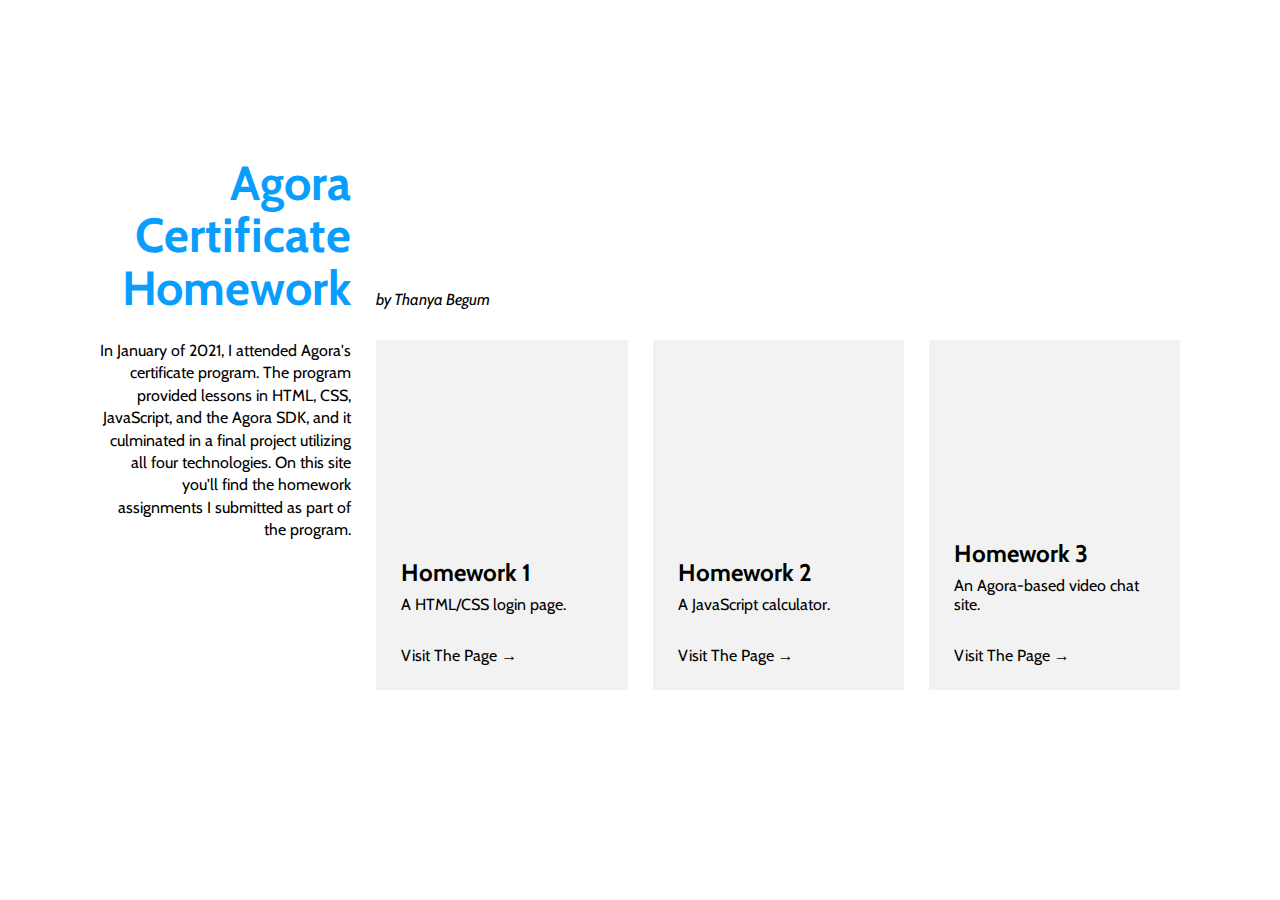
<file: index.html>
<!DOCTYPE html>
<html>
    <head>
        <title>Agora Certificate Homework</title>
        <link rel="stylesheet" href="styles/index.css" />
        <meta 
            content="width=device-width, initial-scale=1" 
            name="viewport" 
        />
    </head>
    <body>
        <div id="wrapper">
            <h1>Agora<br />Certificate<br />Homework</h1>
            <p id="byline">
                <em>
                    <a href="https://github.com/thanyabegum">
                        by Thanya Begum
                    </a>
                </em>
            </p>
            <p id="about">
               In January of 2021, I attended 
               <a href="https://www.agora.io/en/">Agora's</a> 
               certificate program. The program provided lessons 
               in HTML, CSS, JavaScript, and the Agora SDK, and it 
               culminated in a final project utilizing all four
               technologies. On this site you'll find the homework 
               assignments I submitted as part of the program.
            </p>
            <div class="hw">
                <h2>Homework 1</h2>
                <p>A HTML/CSS login page.</p>
                <a href="pages/hw1.html">
                    Visit The Page →
                </a>
            </div>
            <div class="hw">
                <h2>Homework 2</h2>
                <p>A JavaScript calculator.</p>
                <a href="pages/hw2.html">
                    Visit The Page →
                </a>
            </div>
            <div class="hw">
                <h2>Homework 3</h2>
                <p>An Agora-based video chat site.</p>
                <a href="pages/hw3.html">
                    Visit The Page →
                </a>
            </div>
        </div>
    </body>
</html>
</file>
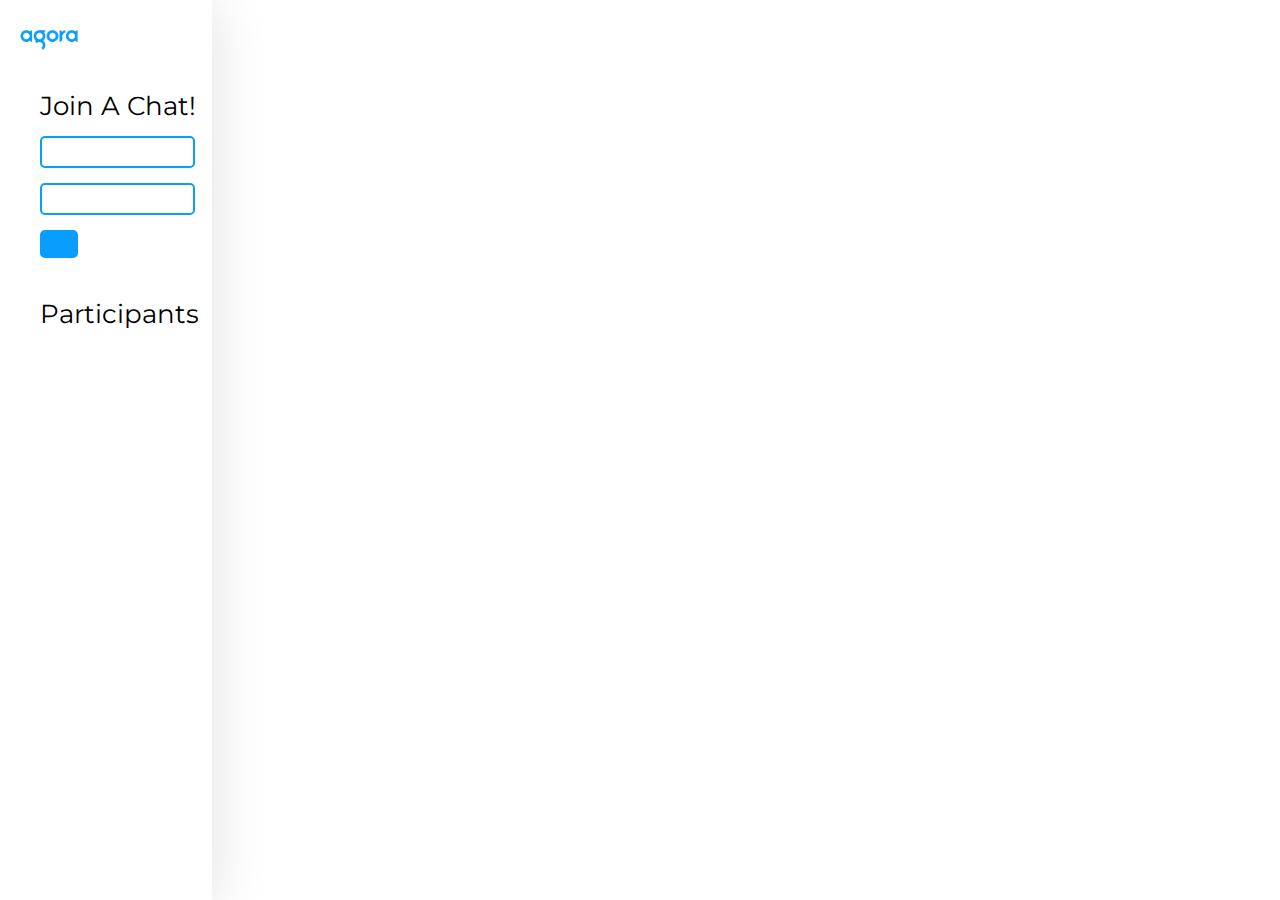
<file: index3.html>
<html>
    <head>
        <title>Agora Certificate - Homework 3</title>
        <link rel="stylesheet" href="styles.css"/>
        <link rel="preconnect" href="https://fonts.gstatic.com">
        <link href="https://fonts.googleapis.com/css2?family=Montserrat&display=swap" rel="stylesheet">
    </head>
    <body>
        <div class="flex-container">
            <!--Join Channel Pane w/Participants-->
            <div id="left-pane">
                <div id="logo-container">
                    <img id="logo" src="assets/agoraLogo.png"/>
                </div>
                <div id="login">
                    <span>Join A Chat!</span>
                    <input type="text" id="username">
                    <input type="text" id="channelname">
                    <button id="join"></button>
                </div>
                <div id="participants">
                    <span>Participants</span>
                    <div id="names">
                        <p id="name-1"></p>
                        <p id="name-2"></p>
                        <p id="name-3"></p>
                    </div>
                </div>
            </div>

            <!--Streams Pane-->
            <div class="right-pane">
                <div id="streams">
                    <div id="self-stream"></div>
                    <div class="flex-container">
                        <div id="remote-stream-1" class="remote-stream"></div>
                        <div id="remote-stream-2" class="remote-stream"></div>
                        <div id="remote-stream-3" class="remote-stream"></div>
                    </div>
                </div>
            </div>
        </div>

        <!--Agora Scripts-->
        <script src="https://cdn.agora.io/sdk/release/AgoraRTCSDK-3.0.0.js"></script>
        <script src="agoraRtc.js"></script>
    </body>
</html>
</file>
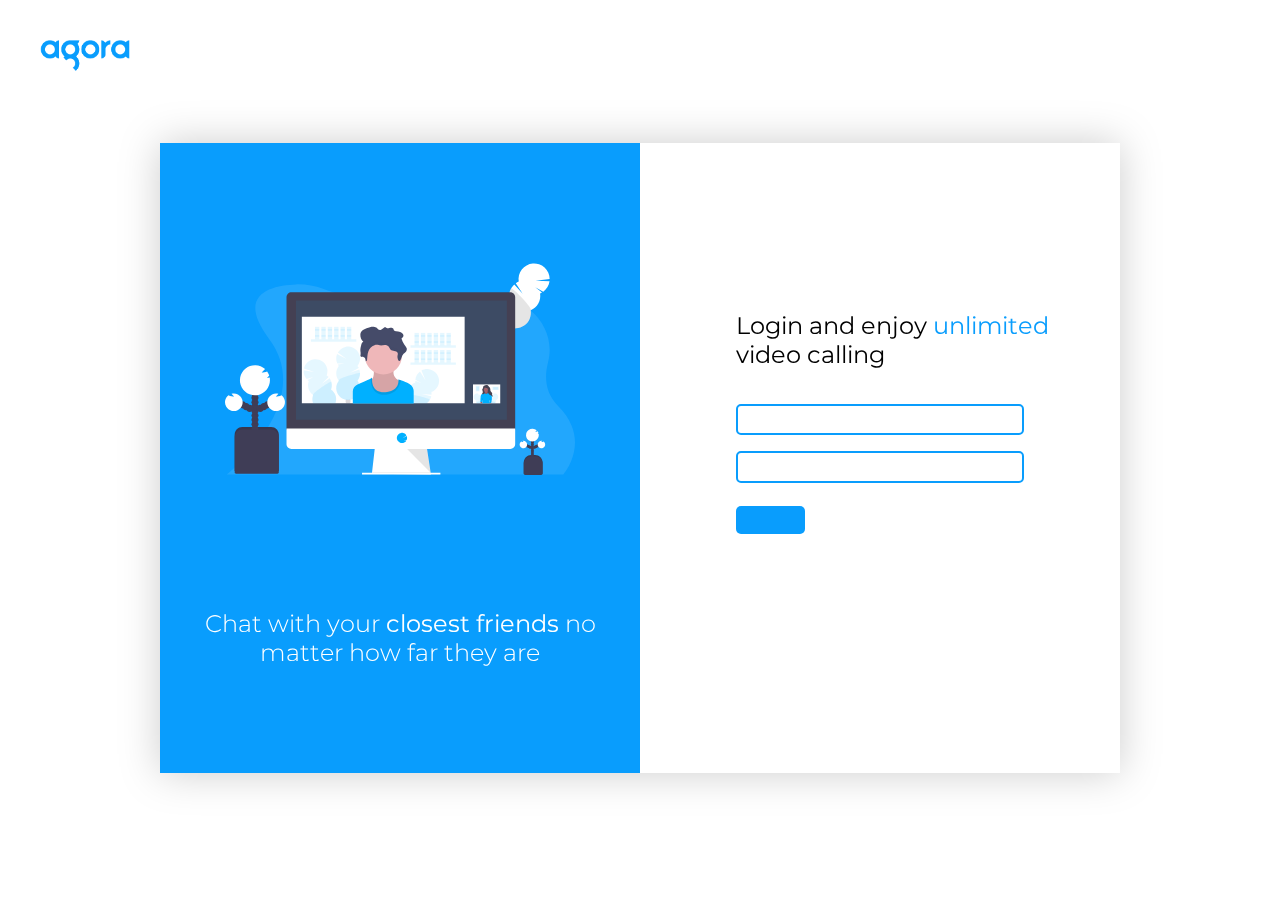
<file: pages/hw1.html>
<html>
    <head>
        <title>Homework 1 - Agora Certificate Homeworks</title>
        <link rel="stylesheet" href="../styles/hw1.css" />
        <link rel="preconnect" href="https://fonts.gstatic.com">
        <link href="https://fonts.googleapis.com/css2?family=Montserrat:&display=swap" rel="stylesheet">
    </head>
    <body>
        <!--Top Lefthand Logo-->
        <div id="logo">
            <img src="../images/agoraLogo.png" alt="Agora Logo" id="img-container" />
        </div>

        <!--Center Container w/Panes-->
        <div id="container">
            <!--Left Pane w/Illustration-->
            <div id="left-pane">
                <div id="svg">
                    <img src="../images/Video_Conf.svg" alt="Illustration of computer monitor with two people in a video conference." id="svg-container" />
                </div>
                <span id="bottom-text">Chat with your <strong>closest friends</strong> no<br />matter how far they are</span>
            </div>
            <!--Right Pane w/Login-->
            <div id="right-pane">
                <div id="login-container">
                    <span id="top-text">Login and enjoy <span id="highlighted">unlimited</span><br />video calling</span>
                    <br />
                    <input type="email" id="email" />
                    <input type="password" id="password" />
                    <br />
                    <button id="login-button"></button>
                </div>
            </div>
        </div>
    </body>
</html>
</file>
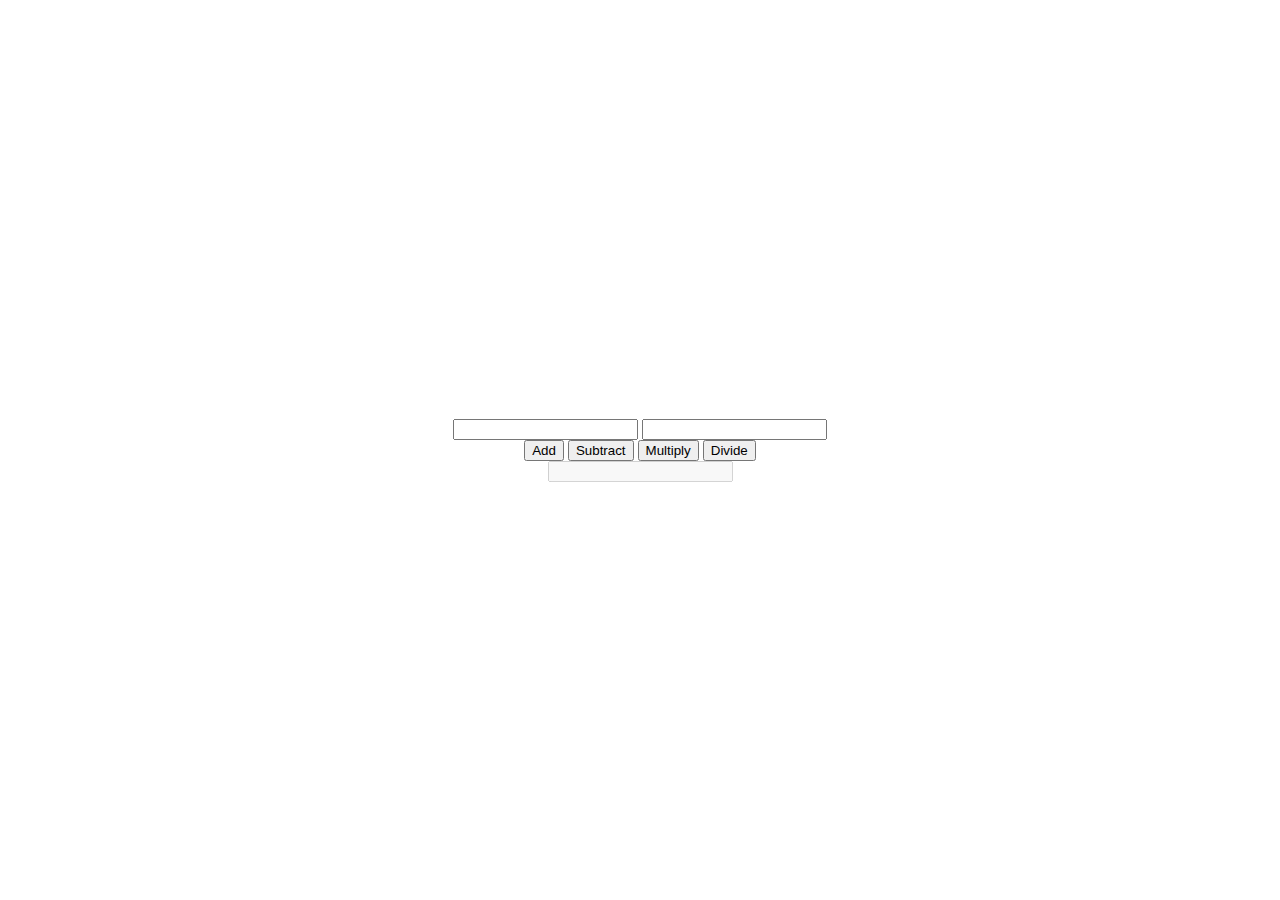
<file: pages/hw2.html>
<html>
    <head>
        <title>Homework 2 - Agora Certificate Homework</title>
        <link rel="stylesheet" href="../styles/hw2.css" />
    </head>
    <body>
        <div id="container">
            <!--Operand Inputs-->
            <div id="input-container">
                <input id="operand1" type="number"/>
                <input id="operand2" type="number"/>
            </div>

            <!--Operator Buttons-->
            <div id="button-container">
                <button id="add" onclick="add()">Add</button>
                <button id="subtract" onclick="subtract()">Subtract</button>
                <button id="multiply" onclick="multiply()">Multiply</button> 
                <button id="divide" onclick="divide()">Divide</button>
            </div>

            <!--Result Output-->
            <input id="result" disabled />
        </div>

        <!--JavaScript-->
        <script>
            // Operations
            function add() {
                let a = document.getElementById("operand1").value;
                let b = document.getElementById("operand2").value;
                if (isValid(a, b)) {
                    let result = document.getElementById("result");
                    result.value = parseInt(a) + parseInt(b);
                }
            }
            function subtract() {
                let a = document.getElementById("operand1").value;
                let b = document.getElementById("operand2").value;
                if (isValid(a, b)) {
                    let result = document.getElementById("result");
                    result.value = parseInt(a) - parseInt(b);
                }
            }
            function multiply() {
                let a = document.getElementById("operand1").value;
                let b = document.getElementById("operand2").value;
                if (isValid(a, b)) {
                    let result = document.getElementById("result");
                    result.value = parseInt(a) * parseInt(b);
                }
            }
            function divide() {
                let a = document.getElementById("operand1").value;
                let b = document.getElementById("operand2").value;
                if (isValid(a, b)) {
                    let result = document.getElementById("result");
                    result.value = parseInt(a) / parseInt(b);
                }
            }

            // Checks that both inputs have values
            function isValid(a, b) {
                return a && b;
            }
        </script>
    </body>
</html>
</file>
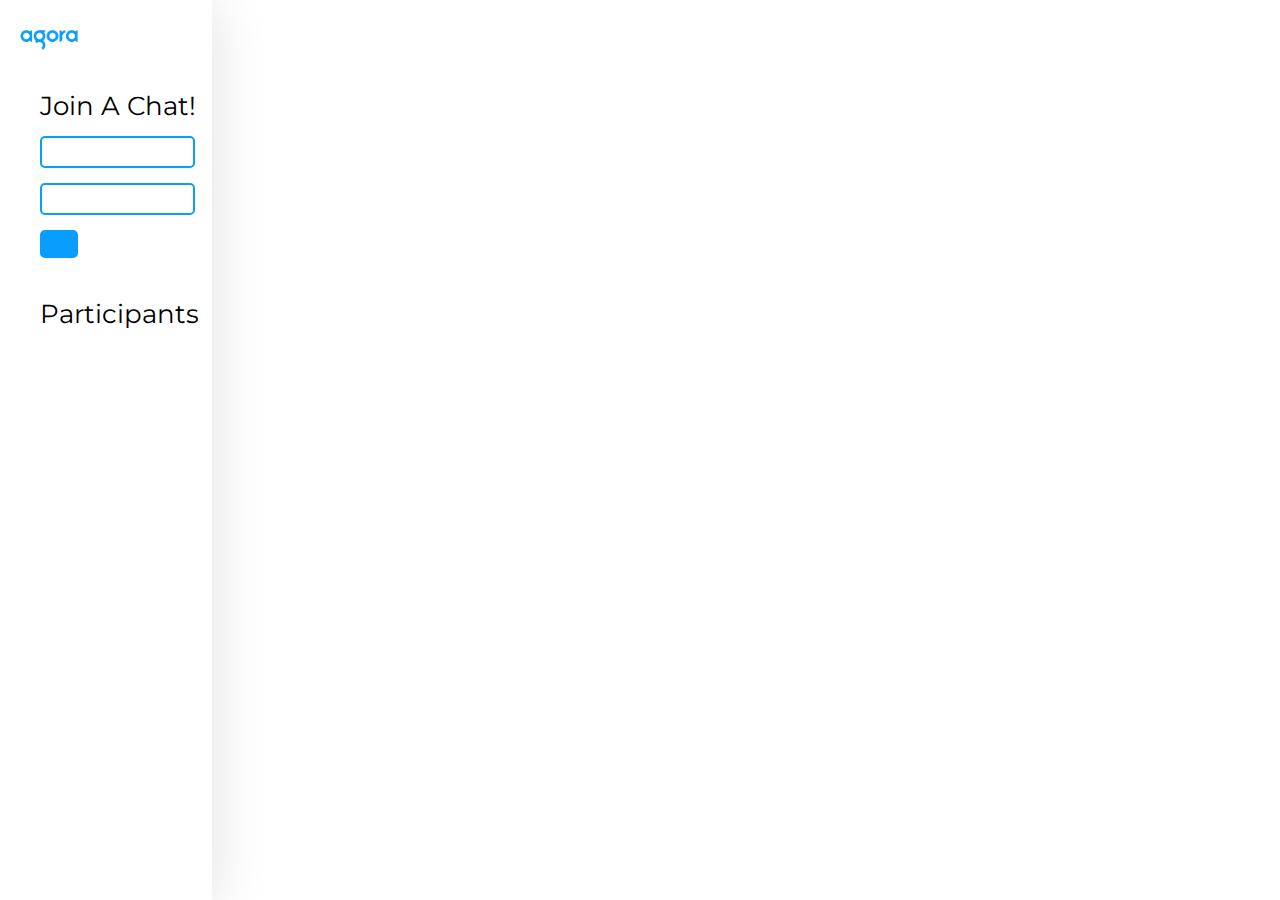
<file: pages/hw3.html>
<html>
    <head>
        <title>Homework 3 - Agora Certificate Homework</title>
        <link rel="stylesheet" href="../styles/hw3.css"/>
        <link rel="preconnect" href="https://fonts.gstatic.com">
        <link href="https://fonts.googleapis.com/css2?family=Montserrat&display=swap" rel="stylesheet">
    </head>
    <body>
        <div class="flex-container">
            <!--Join Channel Pane w/Participants-->
            <div id="left-pane">
                <div id="logo-container">
                    <img id="logo" src="../images/agoraLogo.png"/>
                </div>
                <div id="login">
                    <span>Join A Chat!</span>
                    <input type="text" id="username">
                    <input type="text" id="channelname">
                    <button id="join"></button>
                </div>
                <div id="participants">
                    <span>Participants</span>
                    <div id="names">
                        <p id="name-1"></p>
                        <p id="name-2"></p>
                        <p id="name-3"></p>
                    </div>
                </div>
            </div>

            <!--Streams Pane-->
            <div class="right-pane">
                <div id="streams">
                    <div id="self-stream"></div>
                    <div class="flex-container">
                        <div id="remote-stream-1" class="remote-stream"></div>
                        <div id="remote-stream-2" class="remote-stream"></div>
                        <div id="remote-stream-3" class="remote-stream"></div>
                    </div>
                </div>
            </div>
        </div>

        <!--Agora Scripts-->
        <script src="https://cdn.agora.io/sdk/release/AgoraRTCSDK-3.0.0.js"></script>
        <script src="../agoraRtc.js"></script>
    </body>
</html>
</file>
<file: styles/index.css>
@import url('https://fonts.googleapis.com/css2?family=Cabin:ital,wght@0,400;0,700;1,400;1,700&display=swap');

body {
    font-family: 'Cabin', Arial, sans-serif;
    margin: 0;
}

h1, p {
    margin: 0;
}

a {
    color: black;
    text-decoration: none;
}

a:hover,
a:focus {
    text-decoration: underline;
}

#wrapper {
    display: grid;
    grid-template-columns: 1fr 1fr 1fr 1fr;
    grid-template-rows: 0.9fr 1fr;
    gap: 25px;
    margin-right: 100px;
    margin-left: 100px;
}

h1 {
    grid-column: 1 / 2;
    grid-row: 1 / 2;
    color: #099dfd;
    font-size: 48px;
    text-align: right;
    margin: 0;
    align-self: end;
    line-height: 1.1;
}

#about {
    margin: 0 auto;
    grid-column: 1 / 2;
    grid-row: 2 / 3;
    text-align: right;
    line-height: 1.4;
}

#byline {
    grid-column: 2 / 3;
    grid-row: 1 / 2;
    align-self: end;
    margin-bottom: 6px;
}

h2 {
    margin-bottom: 0.5rem;
}

.hw {
    display: flex;
    flex-direction: column;
    justify-content: flex-end;
    padding: 25px;
    background-color: rgba(0, 0, 0, 0.05);
    color: black;
    height: 300px;
    grid-row: 2 / 3;
    transition: background-color 0.5s;
}

.hw:hover,
.hw:focus {
    background-color: #099dfd;
    color: white;
}

.hw:hover a,
.hw:focus a {
    color: white;
}

.hw p {
    margin-bottom: 2rem;
}

@media screen and (max-width: 768px) {
    #wrapper {
        display: flex;
        flex-direction: column;
        margin: auto 1.4rem;
        gap: 1.4rem;
    }

    #wrapper h1 {
        text-align: left;
        margin-top: 1.6rem;
    }

    #byline {
        margin-bottom: 0;
    }

    #about {
        text-align: left;
        margin-bottom: 6px;
    }

    #wrapper > div:last-child {
        margin-bottom: 1.6rem;
    }
}
</file>
<file: styles.css>
body {
    margin: 0;
    padding: 0;
    font-family: 'Montserrat', sans-serif;
    font-size: 1.6rem;
}

.flex-container {
    display: flex;
    flex-direction: row;
}

#left-pane {
    background-color: white;
    width: 25vw;
    height: 100vh;
    padding-left: 20px;
    box-shadow: 0px 4px 52px rgba(0, 0, 0, 0.13);
}

#logo {
    width: 30%;
    padding-top: 30px;
    margin: 0 auto;
}

#login {
    padding-left: 20px;
    margin-top: 40px;
}

input {
    margin-top: 15px;
    padding: 5px;
    width: 90%;
    height: 32px;
    font-size: 1.25rem;
    border: 2px solid #099dfd;
    border-radius: 5px;
}

button {
    margin-top: 15px;
    height: 28px;
    width: 22%;
    background-color: #099dfd;
    border: none;
    border-radius: 5px;
}

#participants {
    margin-top: 40px;
    padding-left: 20px;
}

#names {
    margin-top: 40px;
    padding-left: 20px;
}

#right-pane {
    display: flex;
    flex-direction: column;
    width: 100%;
    height: 100%;
    align-items: center;
}

#streams {
    flex: 1;
    text-align: left;
    padding-top: 13vh;
    padding-left: 4vw;
}

#self-stream {
    justify-self: center;
    border: 2px solid #099dfd;
    width: 950px;
    height: 450px;
    border-radius: 5px;
    opacity: 0;
}

.remote-stream {
    margin-top: 20px;
    margin-right: 20px;
    justify-self: center;
    border: 2px solid #099dfd;
    width: 315px;
    height: 145px;
    border-radius: 5px;
    opacity: 0;
}
</file>
<file: styles/hw1.css>
body {
    margin: 0;
    padding: 0;
    font-family: 'Montserrat', sans-serif;
    font-size: 1.5rem;
}

#logo {
    margin-top: 40;
    margin-left: 40;
    width: 7%;
}

#img-container {
    max-width: 100%;
    max-height: 100%;
}

#container {
    display: flex;
    flex-direction: row;
    margin: 8vh auto;
    width: 75vw;
    height: 70vh;
    filter: drop-shadow(0px 0px 20px rgba(0, 0, 0, 0.2));
}

#left-pane {
    order: 1;
    width: 50%;
    background-color: #099dfd;
    text-align: center;
}

#svg {
    margin: 25% auto 28% auto;
    width: 350px;
}

#svg-container {
    max-width: 100%;
    max-height: 100%;
}

#bottom-text {
    color: white;
    font-weight: 300;
}

#right-pane {
    order: 2;
    width: 50%;
    background-color: white;
}

#login-container {
    padding-top: 35%;
    padding-left: 20%;
}

#highlighted {
    color: #099dfd
}

input {
    margin-top: 10;
    width: 75%;
    height: 5%;
    font-size: 1.25rem;
    border: 2px solid #099dfd;
    border-radius: 5px;
}

#email {
    margin-top: 35px;
    margin-bottom: 6;
}

#login-button {
    background-color: #099dfd;
    margin-top: 23px;
    width: 18%;
    height: 4.5%;
    border: none;
    border-radius: 5px;
}
</file>
<file: styles/hw2.css>
body {
    margin: 0;
}

#container {
    display: flex;
    flex-direction: column; 
    align-items: center;
    justify-content: center;
    width: 100vw;
    height: 100vh;
}
</file>
<file: styles/hw3.css>
body {
    margin: 0;
    padding: 0;
    font-family: 'Montserrat', sans-serif;
    font-size: 1.6rem;
}

.flex-container {
    display: flex;
    flex-direction: row;
}

#left-pane {
    background-color: white;
    width: 25vw;
    height: 100vh;
    padding-left: 20px;
    box-shadow: 0px 4px 52px rgba(0, 0, 0, 0.13);
}

#logo {
    width: 30%;
    padding-top: 30px;
    margin: 0 auto;
}

#login {
    padding-left: 20px;
    margin-top: 40px;
}

input {
    margin-top: 15px;
    padding: 5px;
    width: 90%;
    height: 32px;
    font-size: 1.25rem;
    border: 2px solid #099dfd;
    border-radius: 5px;
}

button {
    margin-top: 15px;
    height: 28px;
    width: 22%;
    background-color: #099dfd;
    border: none;
    border-radius: 5px;
}

#participants {
    margin-top: 40px;
    padding-left: 20px;
}

#names {
    margin-top: 40px;
    padding-left: 20px;
}

#right-pane {
    display: flex;
    flex-direction: column;
    width: 100%;
    height: 100%;
    align-items: center;
}

#streams {
    flex: 1;
    text-align: left;
    padding-top: 13vh;
    padding-left: 4vw;
}

#self-stream {
    justify-self: center;
    border: 2px solid #099dfd;
    width: 950px;
    height: 450px;
    border-radius: 5px;
    opacity: 0;
}

.remote-stream {
    margin-top: 20px;
    margin-right: 20px;
    justify-self: center;
    border: 2px solid #099dfd;
    width: 315px;
    height: 145px;
    border-radius: 5px;
    opacity: 0;
}
</file>
